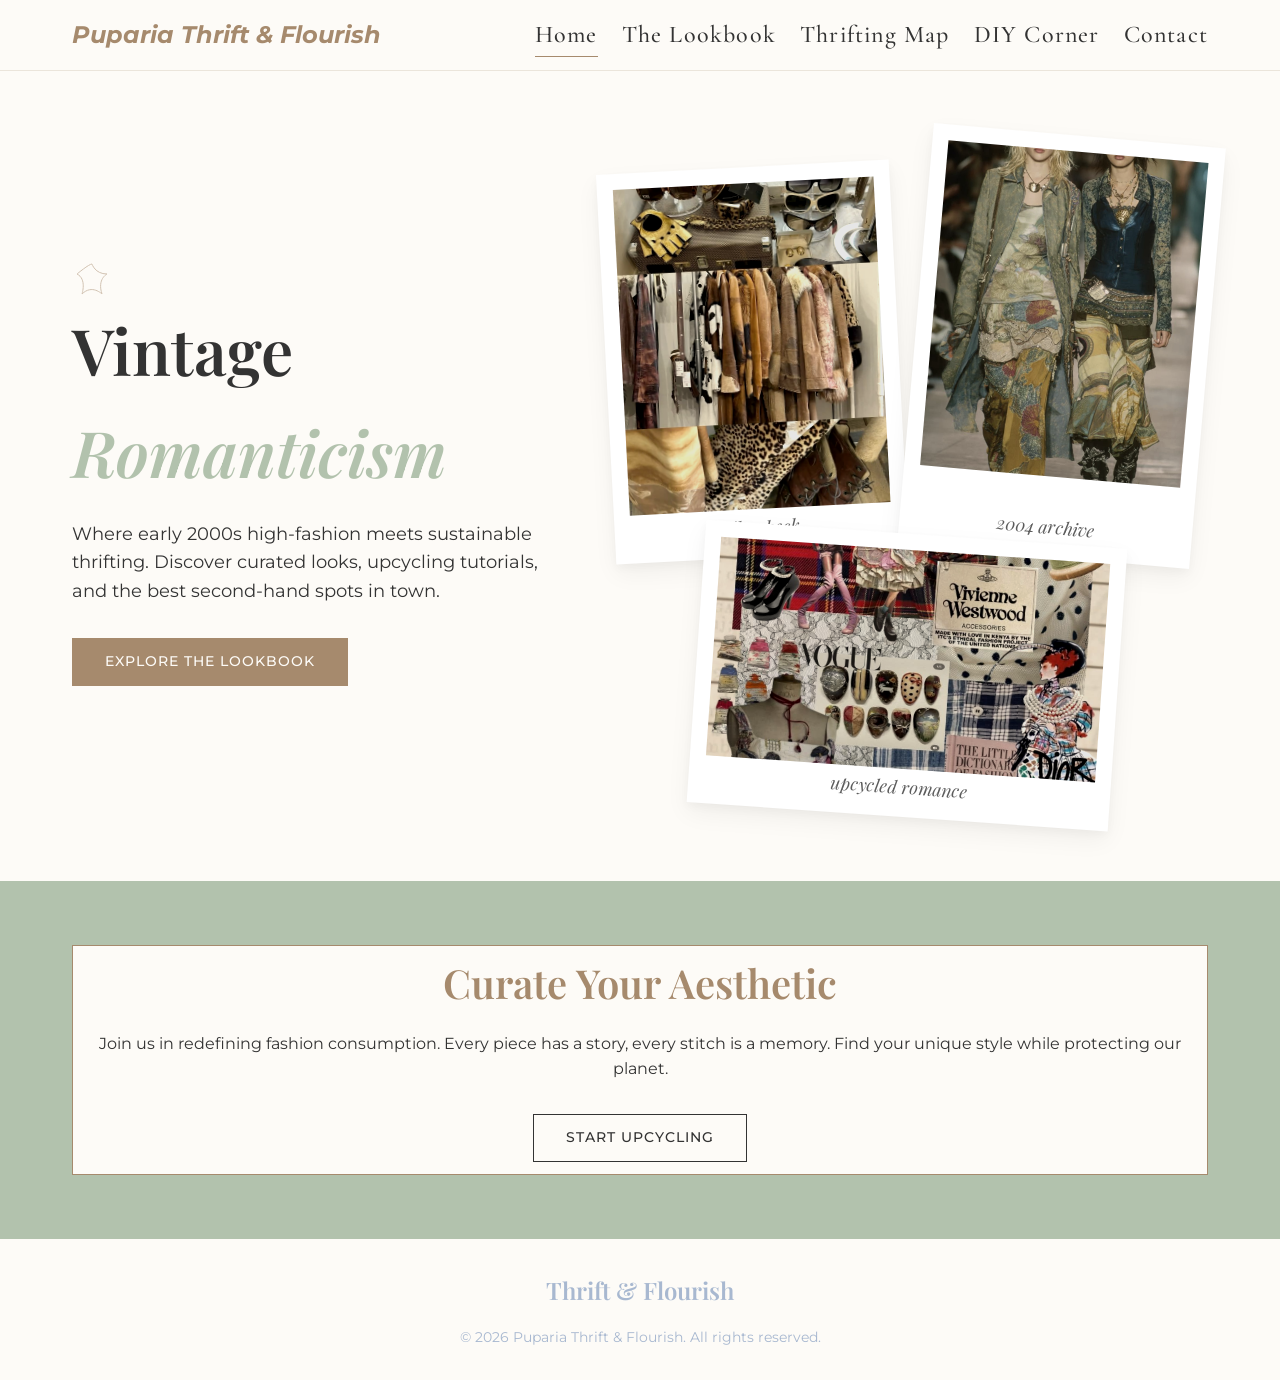
<file: index.html>
<!DOCTYPE html>
<html lang="en">

<head>
    <meta charset="UTF-8">
    <meta name="viewport" content="width=device-width, initial-scale=1.0">
    <meta name="description"
        content="Thrift & Flourish - A vintage romanticism and early 2000s high-fashion inspired destination for thrifted fashion and upcycling.">
    <title>Home | Puparia Thrift & Flourish</title>
    <link rel="icon" type="image/jpeg" href="images/favicon.jpeg">

    <link rel="stylesheet" href="styles.css">
</head>

<body>

    <header class="site-header py-4">
        <div class="container flex justify-between items-center">
            <a href="index.html" class="text-2xl font-bold font-heading text-mocha italic">
                Puparia Thrift & Flourish
            </a>
            <button class="mobile-menu-btn" aria-label="Toggle navigation">
                <span></span>
                <span></span>
                <span></span>
            </button>
            <nav>
                <ul class="nav-links flex gap-6 items-center">
                    <li><a href="index.html" class="active">Home</a></li>
                    <li><a href="lookbook.html">The Lookbook</a></li>
                    <li><a href="map.html">Thrifting Map</a></li>
                    <li><a href="diy.html">DIY Corner</a></li>
                    <li><a href="contact.html">Contact</a></li>
                </ul>
            </nav>
        </div>
    </header>

    <main>
        <!-- Hero Mood Board Section -->
        <section class="py-16 container">
            <div class="flex hero-flex gap-8 items-center">
                <div class="hero-text flex-col gap-4" style="flex: 1;">
                    <div class="floral-accent mb-4" style="margin: 0;"></div>
                    <h1 class="text-6xl text-dark">Vintage <br><span class="text-sage italic">Romanticism</span></h1>
                    <p class="text-lg text-dark-alt mb-8">
                        Where early 2000s high-fashion meets sustainable thrifting. Discover curated looks, upcycling
                        tutorials, and the best second-hand spots in town.
                    </p>
                    <a href="lookbook.html" class="btn btn-primary">Explore The Lookbook</a>
                </div>

                <div class="hero-moodboard grid grid-cols-2 gap-4" style="flex: 1.2;">
                    <!-- Moodboard Polaroids -->
                    <div class="polaroid rotate-left-1 mt-8">
                        <img src="images\moodboard1.jpeg" alt="Moodboard inspiration 1">
                        <div class="polaroid-caption">vibe check</div>
                    </div>
                    <div class="polaroid rotate-right-2">
                        <img src="images\moodboard2.jpeg" alt="Moodboard inspiration 2">
                        <div class="polaroid-caption">2004 archive</div>
                    </div>
                    <div class="polaroid rotate-right-1 mt-4"
                        style="grid-column: 1 / -1; width: 70%; margin: -40px auto 0 auto;">
                        <img src="images\moodboard3.jpeg" alt="Moodboard inspiration 3" style="aspect-ratio: 16/9;">
                        <div class="polaroid-caption">upcycled romance</div>
                    </div>
                </div>
            </div>
        </section>

        <!-- Featured Section -->
        <section class="bg-sage py-16 mt-16">
            <div class="container text-center">
                <div class="decorative-border inline-block bg-cream p-8">
                    <h2 class="text-4xl text-mocha mb-4">Curate Your Aesthetic</h2>
                    <p class="text-dark max-w-2xl mx-auto mb-8">
                        Join us in redefining fashion consumption. Every piece has a story, every stitch is a memory.
                        Find your unique style while protecting our planet.
                    </p>
                    <a href="diy.html" class="btn">Start Upcycling</a>
                </div>
            </div>
        </section>
    </main>

    <footer class="bg-dark text-blue py-8 mt-16 text-center">
        <div class="container">
            <h3 class="font-heading text-2xl mb-4 text-blue">Thrift & Flourish</h3>
            <p class="text-sm opacity-70">© 2026 Puparia Thrift & Flourish. All rights reserved.</p>
        </div>
    </footer>

    <script src="main.js"></script>
</body>

</html>
</file>
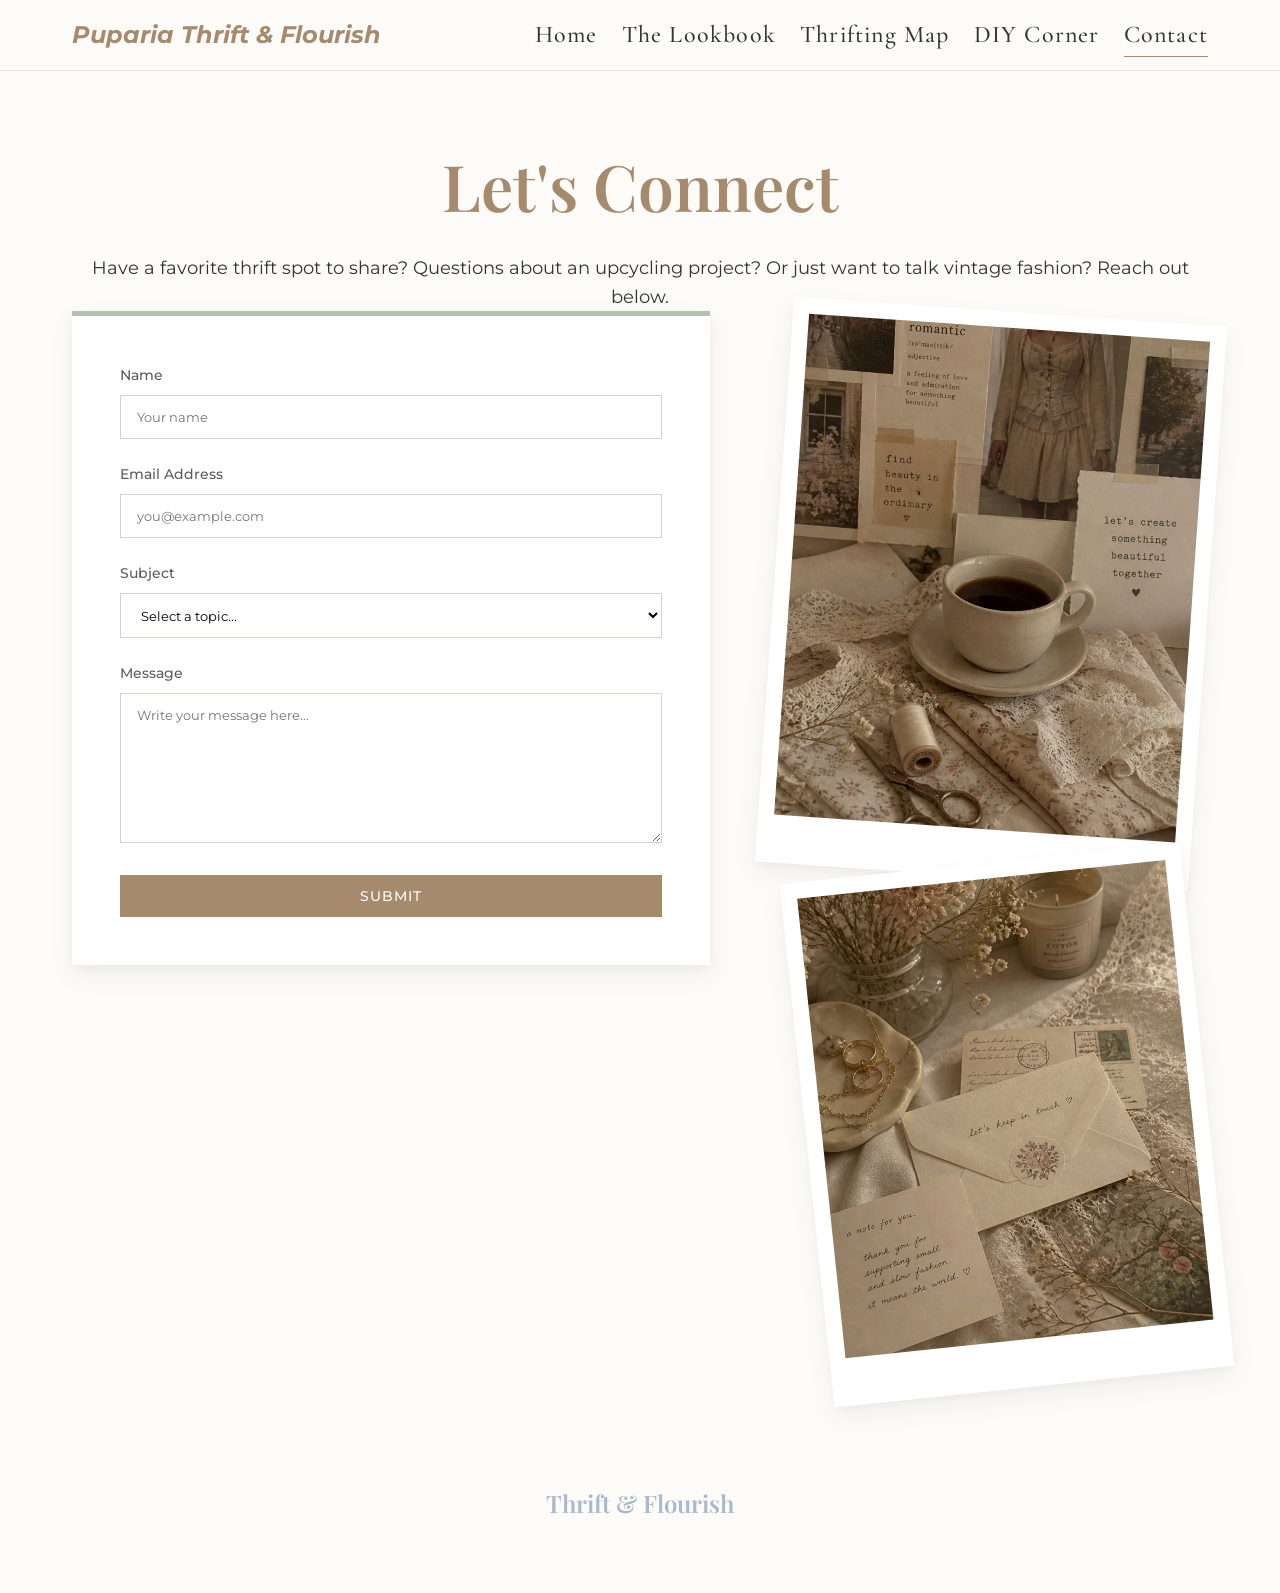
<file: contact.html>
<!DOCTYPE html>
<html lang="en">

<head>
    <meta charset="UTF-8">
    <meta name="viewport" content="width=device-width, initial-scale=1.0">
    <meta name="description" content="Contact Thrift & Flourish. Get in touch for collaborations or questions.">
    <title>Contact | Puparia Thrift & Flourish</title>
    <link rel="icon" type="image/jpeg" href="images/favicon.jpeg">
    <link rel="stylesheet" href="styles.css">

    <style>
        .contact-layout {
            display: flex;
            gap: 4rem;
            align-items: flex-start;
        }

        .contact-form-container {
            flex: 1;
            background: white;
            padding: 3rem;
            box-shadow: var(--shadow-polaroid);
            border-top: 5px solid var(--color-sage);
        }

        .moodboard-sidebar {
            flex: 0.8;
            display: grid;
            gap: 1rem;
            position: sticky;
            top: 100px;
        }

        @media (max-width: 768px) {
            .contact-layout {
                flex-direction: column;
            }

            .moodboard-sidebar {
                position: static;
                width: 100%;
                margin-top: 2rem;
            }
        }
    </style>
</head>

<body>

    <header class="site-header py-4">
        <div class="container flex justify-between items-center">
            <a href="index.html" class="text-2xl font-bold font-heading text-mocha italic">
                Puparia Thrift & Flourish
            </a>
            <button class="mobile-menu-btn" aria-label="Toggle navigation">
                <span></span>
                <span></span>
                <span></span>
            </button>
            <nav>
                <ul class="nav-links flex gap-6 items-center">
                    <li><a href="index.html">Home</a></li>
                    <li><a href="lookbook.html">The Lookbook</a></li>
                    <li><a href="map.html">Thrifting Map</a></li>
                    <li><a href="diy.html">DIY Corner</a></li>
                    <li><a href="contact.html" class="active">Contact</a></li>
                </ul>
            </nav>
        </div>
    </header>

    <main class="py-16 container">

        <div class="text-center mb-12">
            <h1 class="text-6xl text-mocha mb-4">Let's Connect</h1>
            <p class="text-lg text-dark-alt max-w-2xl mx-auto">
                Have a favorite thrift spot to share? Questions about an upcycling project? Or just want to talk vintage
                fashion? Reach out below.
            </p>
        </div>

        <div class="contact-layout">
            <!-- Form Section -->
            <div class="contact-form-container">
                <form action="https://api.web3forms.com/submit" method="POST" id="contact-form">
                    <input type="hidden" name="access_key" value="e1937e25-b1d8-46a4-9b09-261a67286326">

                    <div class="form-group">
                        <label for="name" class="form-label">Name</label>
                        <input type="text" id="name" name="name" class="form-control" required placeholder="Your name">
                    </div>

                    <div class="form-group">
                        <label for="email" class="form-label">Email Address</label>
                        <input type="email" id="email" name="email" class="form-control" required
                            placeholder="you@example.com">
                    </div>

                    <div class="form-group">
                        <label for="subject" class="form-label">Subject</label>
                        <select id="subject" name="subject" class="form-control" required>
                            <option value="">Select a topic...</option>
                            <option value="collab">Collaboration</option>
                            <option value="diy">DIY Question</option>
                            <option value="map">Map Submission</option>
                            <option value="other">Just saying hi</option>
                        </select>
                    </div>

                    <div class="form-group">
                        <label for="message" class="form-label">Message</label>
                        <textarea id="message" name="message" class="form-control" required
                            placeholder="Write your message here..."></textarea>
                    </div>

                    <button type="submit" class="btn btn-primary w-full" style="width: 100%;">Submit</button>
                </form>
            </div>

            <!-- Mood Board Sidebar -->
            <aside class="moodboard-sidebar">
                <div class="polaroid rotate-right-1">
                    <img src="images\inspo1.jpeg" alt="Inspiration 1">
                </div>
                <div class="polaroid rotate-left-2" style="margin-top: -2rem; margin-left: 2rem;">
                    <img src="images\inspo2.jpeg" alt="Inspiration 2">
                </div>
            </aside>
        </div>

    </main>

    <footer class="bg-dark text-cream py-8 mt-16 text-center">
        <div class="container">
            <h3 class="font-heading text-2xl mb-4 text-blue">Thrift & Flourish</h3>
            <p class="text-sm opacity-70">© 2026 Puparia Thrift & Flourish. All rights reserved.</p>
        </div>
    </footer>

    <script src="main.js"></script>
</body>

</html>
</file>
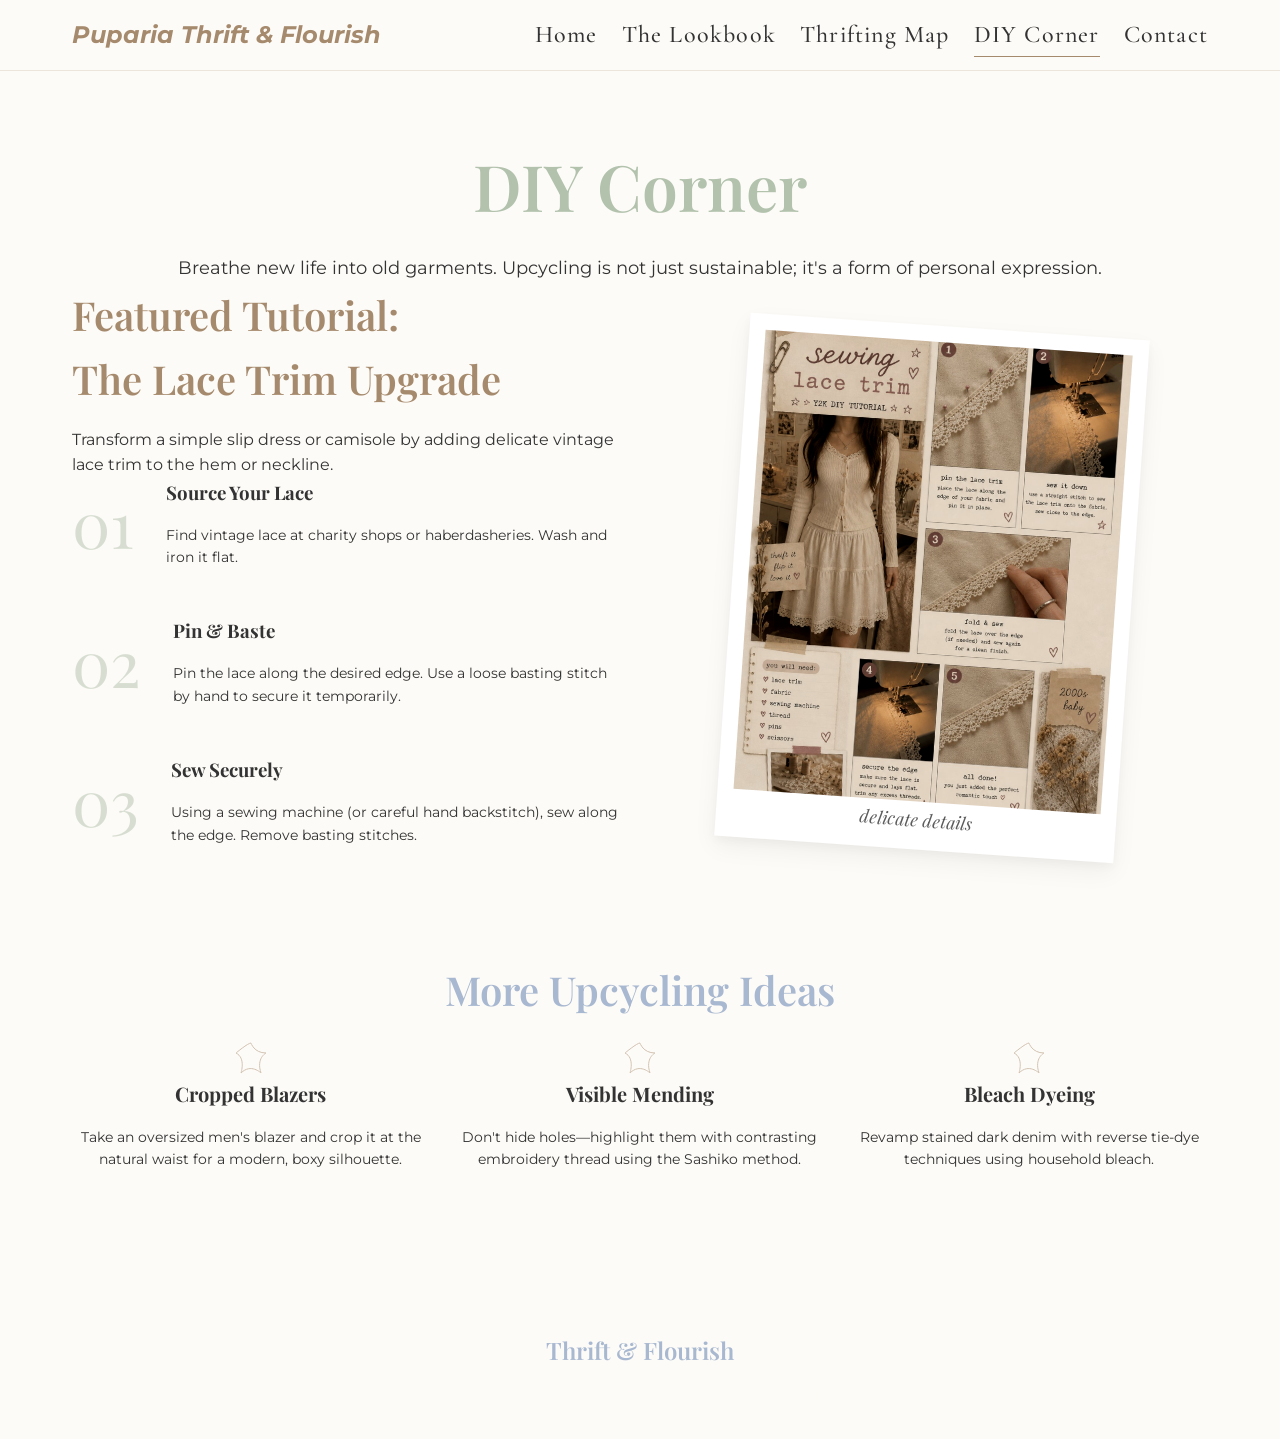
<file: diy.html>
<!DOCTYPE html>
<html lang="en">

<head>
    <meta charset="UTF-8">
    <meta name="viewport" content="width=device-width, initial-scale=1.0">
    <meta name="description" content="DIY Corner - Learn how to upcycle and customize your vintage thrifted finds.">
    <title>DIY Corner | Puparia Thrift & Flourish</title>
    <link rel="icon" type="image/jpeg" href="images/favicon.jpeg">

    <link rel="stylesheet" href="styles.css">
    <style>
        .tutorial-step {
            display: flex;
            gap: 2rem;
            margin-bottom: 3rem;
            align-items: center;
        }

        .step-number {
            font-family: var(--font-heading);
            font-size: 4rem;
            color: var(--color-sage);
            opacity: 0.5;
            line-height: 1;
        }

        @media (max-width: 768px) {
            .tutorial-step {
                flex-direction: column;
                align-items: flex-start;
                gap: 1rem;
            }
        }
    </style>
</head>

<body>

    <header class="site-header py-4">
        <div class="container flex justify-between items-center">
            <a href="index.html" class="text-2xl font-bold font-heading text-mocha italic">
                Puparia Thrift & Flourish
            </a>
            <button class="mobile-menu-btn" aria-label="Toggle navigation">
                <span></span>
                <span></span>
                <span></span>
            </button>
            <nav>
                <ul class="nav-links flex gap-6 items-center">
                    <li><a href="index.html">Home</a></li>
                    <li><a href="lookbook.html">The Lookbook</a></li>
                    <li><a href="map.html">Thrifting Map</a></li>
                    <li><a href="diy.html" class="active">DIY Corner</a></li>
                    <li><a href="contact.html">Contact</a></li>
                </ul>
            </nav>
        </div>
    </header>

    <main class="py-16">
        <div class="container text-center mb-16">
            <h1 class="text-6xl text-sage mb-4">DIY Corner</h1>
            <p class="text-lg text-dark-alt max-w-2xl mx-auto">
                Breathe new life into old garments. Upcycling is not just sustainable; it's a form of personal
                expression.
            </p>
        </div>

        <section class="container mb-16">
            <div class="grid grid-cols-2 gap-8 items-center hero-flex">
                <div>
                    <h2 class="text-4xl text-mocha mb-4">Featured Tutorial:<br>The Lace Trim Upgrade</h2>
                    <p class="text-dark-alt mb-6">Transform a simple slip dress or camisole by adding delicate vintage
                        lace trim to the hem or neckline.</p>

                    <div class="tutorial-step">
                        <div class="step-number">01</div>
                        <div>
                            <h3 class="font-bold mb-1">Source Your Lace</h3>
                            <p class="text-sm">Find vintage lace at charity shops or haberdasheries. Wash and iron it
                                flat.</p>
                        </div>
                    </div>

                    <div class="tutorial-step">
                        <div class="step-number">02</div>
                        <div>
                            <h3 class="font-bold mb-1">Pin & Baste</h3>
                            <p class="text-sm">Pin the lace along the desired edge. Use a loose basting stitch by hand
                                to secure it temporarily.</p>
                        </div>
                    </div>

                    <div class="tutorial-step">
                        <div class="step-number">03</div>
                        <div>
                            <h3 class="font-bold mb-1">Sew Securely</h3>
                            <p class="text-sm">Using a sewing machine (or careful hand backstitch), sew along the edge.
                                Remove basting stitches.</p>
                        </div>
                    </div>
                </div>
                <div class="polaroid rotate-right-1" style="max-width:400px; margin: 0 auto">
                    <img src="images\sewinglacetrim.jpeg" alt="Sewing lace trim">
                    <div class="polaroid-caption">delicate details</div>
                </div>
            </div>
        </section>

        <section class="bg-cream py-16">
            <div class="container">
                <h2 class="text-4xl text-center text-blue mb-12">More Upcycling Ideas</h2>
                <div class="grid grid-cols-3 gap-8">
                    <div class="text-center">
                        <div class="floral-accent mb-4"></div>
                        <h3 class="text-xl font-bold mb-2">Cropped Blazers</h3>
                        <p class="text-sm text-dark-alt">Take an oversized men's blazer and crop it at the natural waist
                            for a modern, boxy silhouette.</p>
                    </div>
                    <div class="text-center">
                        <div class="floral-accent mb-4"></div>
                        <h3 class="text-xl font-bold mb-2">Visible Mending</h3>
                        <p class="text-sm text-dark-alt">Don't hide holes—highlight them with contrasting embroidery
                            thread using the Sashiko method.</p>
                    </div>
                    <div class="text-center">
                        <div class="floral-accent mb-4"></div>
                        <h3 class="text-xl font-bold mb-2">Bleach Dyeing</h3>
                        <p class="text-sm text-dark-alt">Revamp stained dark denim with reverse tie-dye techniques using
                            household bleach.</p>
                    </div>
                </div>
            </div>
        </section>

    </main>

    <footer class="bg-dark text-cream py-8 mt-16 text-center">
        <div class="container">
            <h3 class="font-heading text-2xl mb-4 text-blue">Thrift & Flourish</h3>
            <p class="text-sm opacity-70">© 2026 Puparia Thrift & Flourish. All rights reserved.</p>
        </div>
    </footer>

    <script src="main.js"></script>
</body>

</html>
</file>
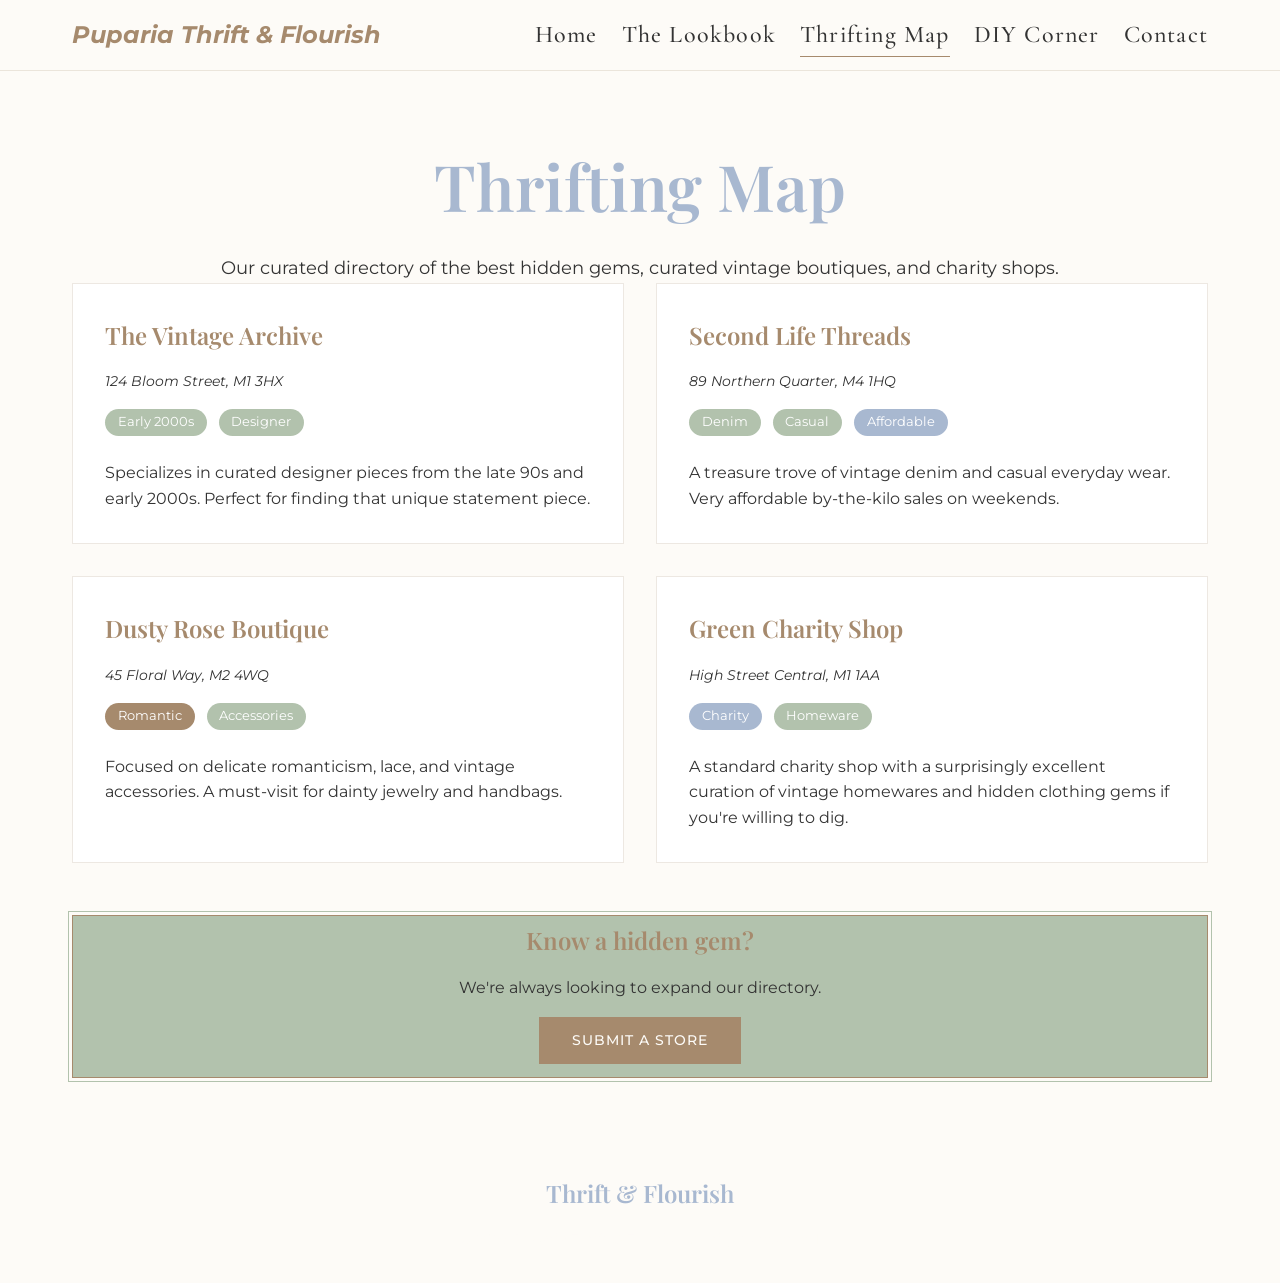
<file: map.html>
<!DOCTYPE html>
<html lang="en">

<head>
    <meta charset="UTF-8">
    <meta name="viewport" content="width=device-width, initial-scale=1.0">
    <meta name="description" content="Thrifting Map - A directory of the best vintage and second-hand shops.">
    <title>Thrifting Map | Puparia Thrift & Flourish</title>
    <link rel="icon" type="image/jpeg" href="images/favicon.jpeg">
    <link rel="stylesheet" href="styles.css">
    <style>
        .map-card {
            background: white;
            padding: 2rem;
            border: 1px solid rgba(166, 138, 109, 0.2);
            transition: var(--transition-smooth);
            position: relative;
        }

        .map-card:hover {
            box-shadow: var(--shadow-hover);
            border-color: var(--color-sage);
            transform: translateY(-5px);
        }

        .tag {
            display: inline-block;
            padding: 0.2rem 0.8rem;
            border-radius: 20px;
            font-size: 0.8rem;
            background: var(--color-sage);
            color: white;
            margin-right: 0.5rem;
            margin-bottom: 0.5rem;
        }
    </style>
</head>

<body>

    <header class="site-header py-4">
        <div class="container flex justify-between items-center">
            <a href="index.html" class="text-2xl font-bold font-heading text-mocha italic">
                Puparia Thrift & Flourish
            </a>
            <button class="mobile-menu-btn" aria-label="Toggle navigation">
                <span></span>
                <span></span>
                <span></span>
            </button>
            <nav>
                <ul class="nav-links flex gap-6 items-center">
                    <li><a href="index.html">Home</a></li>
                    <li><a href="lookbook.html">The Lookbook</a></li>
                    <li><a href="map.html" class="active">Thrifting Map</a></li>
                    <li><a href="diy.html">DIY Corner</a></li>
                    <li><a href="contact.html">Contact</a></li>
                </ul>
            </nav>
        </div>
    </header>

    <main class="py-16">
        <div class="container text-center mb-16">
            <h1 class="text-6xl text-blue mb-4">Thrifting Map</h1>
            <p class="text-lg text-dark-alt max-w-2xl mx-auto">
                Our curated directory of the best hidden gems, curated vintage boutiques, and charity shops.
            </p>
        </div>

        <section class="container grid grid-cols-2 gap-8">
            <article class="map-card">
                <h3 class="text-2xl text-mocha mb-2">The Vintage Archive</h3>
                <p class="text-sm text-dark-alt mb-4 italic">124 Bloom Street, M1 3HX</p>
                <div class="mb-4">
                    <span class="tag">Early 2000s</span>
                    <span class="tag">Designer</span>
                </div>
                <p class="text-dark">Specializes in curated designer pieces from the late 90s and early 2000s. Perfect
                    for finding that unique statement piece.</p>
            </article>

            <article class="map-card">
                <h3 class="text-2xl text-mocha mb-2">Second Life Threads</h3>
                <p class="text-sm text-dark-alt mb-4 italic">89 Northern Quarter, M4 1HQ</p>
                <div class="mb-4">
                    <span class="tag">Denim</span>
                    <span class="tag">Casual</span>
                    <span class="tag" style="background: var(--color-blue)">Affordable</span>
                </div>
                <p class="text-dark">A treasure trove of vintage denim and casual everyday wear. Very affordable
                    by-the-kilo sales on weekends.</p>
            </article>

            <article class="map-card">
                <h3 class="text-2xl text-mocha mb-2">Dusty Rose Boutique</h3>
                <p class="text-sm text-dark-alt mb-4 italic">45 Floral Way, M2 4WQ</p>
                <div class="mb-4">
                    <span class="tag" style="background: var(--color-mocha)">Romantic</span>
                    <span class="tag">Accessories</span>
                </div>
                <p class="text-dark">Focused on delicate romanticism, lace, and vintage accessories. A must-visit for
                    dainty jewelry and handbags.</p>
            </article>

            <article class="map-card">
                <h3 class="text-2xl text-mocha mb-2">Green Charity Shop</h3>
                <p class="text-sm text-dark-alt mb-4 italic">High Street Central, M1 1AA</p>
                <div class="mb-4">
                    <span class="tag" style="background: var(--color-blue)">Charity</span>
                    <span class="tag">Homeware</span>
                </div>
                <p class="text-dark">A standard charity shop with a surprisingly excellent curation of vintage homewares
                    and hidden clothing gems if you're willing to dig.</p>
            </article>
        </section>
        <br>
        <br>
        <section class="container mt-16 text-center">
            <div class="decorative-border inline-block bg-sage p-8">
                <h2 class="text-2xl text-mocha mb-2">Know a hidden gem?</h2>
                <p class="mb-4 text-dark-alt">We're always looking to expand our directory.</p>
                <a href="contact.html" class="btn btn-primary">Submit a Store</a>
            </div>
        </section>
    </main>

    <footer class="bg-dark text-cream py-8 mt-16 text-center">
        <div class="container">
            <h3 class="font-heading text-2xl mb-4 text-blue">Thrift & Flourish</h3>
            <p class="text-sm opacity-70">© 2026 Puparia Thrift & Flourish. All rights reserved.</p>
        </div>
    </footer>

    <script src="main.js"></script>
</body>

</html>
</file>
<file: styles.css>
@import url('https://fonts.googleapis.com/css2?family=Montserrat:wght@300;400;500;600&family=Playfair+Display:ital,wght@0,400;0,600;0,700;1,400&display=swap');
@import url('https://fonts.googleapis.com/css2?family=Cormorant+Garamond:ital,wght@0,400;0,500;1,400&display=swap');

/* CSS Variables for Design Tokens */
:root {
  --color-sage: #B2C2AD;
  --color-blue: #A8B8D0;
  --color-mocha: #A68A6D;
  --color-cream: #FDFBF7;
  --color-dark: #333333;
  --color-dark-alt: #5c5c5c;

  --font-heading: 'Playfair Display', serif;
  --font-body: 'Montserrat', sans-serif;

  --transition-smooth: all 0.4s cubic-bezier(0.25, 0.8, 0.25, 1);
  --shadow-polaroid: 0 10px 25px rgba(0, 0, 0, 0.05), 0 4px 10px rgba(0, 0, 0, 0.03);
  --shadow-hover: 0 20px 40px rgba(0, 0, 0, 0.1), 0 8px 15px rgba(0, 0, 0, 0.06);
}

/* Reset & Base */
*,
*::before,
*::after {
  box-sizing: border-box;
  margin: 0;
  padding: 0;
}

body {
  font-family: var(--font-body);
  background-color: var(--color-cream);
  color: var(--color-dark);
  line-height: 1.6;
  -webkit-font-smoothing: antialiased;
}

h1,
h2,
h3,
h4,
h5,
h6 {
  font-family: var(--font-heading);
  font-weight: 600;
  color: var(--color-dark);
  margin-bottom: 1rem;
}

a {
  text-decoration: none;
  color: inherit;
  transition: var(--transition-smooth);
}

img {
  max-width: 100%;
  height: auto;
  display: block;
}

ul {
  list-style: none;
}

/* --- Layout Utilities --- */
.container {
  width: 100%;
  max-width: 1200px;
  margin: 0 auto;
  padding: 0 2rem;
}

.flex {
  display: flex;
}

.flex-col {
  flex-direction: column;
}

.items-center {
  align-items: center;
}

.justify-between {
  justify-content: space-between;
}

.justify-center {
  justify-content: center;
}

.flex-wrap {
  flex-wrap: wrap;
}

.gap-2 {
  gap: 0.5rem;
}

.gap-4 {
  gap: 1rem;
}

.gap-6 {
  gap: 1.5rem;
}

.gap-8 {
  gap: 2rem;
}

.grid {
  display: grid;
}

.grid-cols-2 {
  grid-template-columns: repeat(2, 1fr);
}

.grid-cols-3 {
  grid-template-columns: repeat(3, 1fr);
}

.grid-cols-4 {
  grid-template-columns: repeat(4, 1fr);
}

/* --- Spacing Utilities --- */
.py-4 {
  padding-top: 1rem;
  padding-bottom: 1rem;
}

.py-8 {
  padding-top: 2rem;
  padding-bottom: 2rem;
}

.py-16 {
  padding-top: 4rem;
  padding-bottom: 4rem;
}

.px-4 {
  padding-left: 1rem;
  padding-right: 1rem;
}

.mt-4 {
  margin-top: 1rem;
}

.mt-8 {
  margin-top: 2rem;
}

.mb-4 {
  margin-bottom: 1rem;
}

.mb-8 {
  margin-bottom: 2rem;
}

/* --- Typography Utilities --- */
.text-center {
  text-align: center;
}

.text-left {
  text-align: left;
}

.text-right {
  text-align: right;
}

.text-sm {
  font-size: 0.875rem;
}

.text-lg {
  font-size: 1.125rem;
}

.text-xl {
  font-size: 1.25rem;
}

.text-2xl {
  font-size: 1.5rem;
}

.text-4xl {
  font-size: 2.5rem;
}

.text-6xl {
  font-size: 4rem;
}

.font-bold {
  font-weight: 700;
}

.font-medium {
  font-weight: 500;
}

.font-light {
  font-weight: 300;
}

.italic {
  font-style: italic;
}

.uppercase {
  text-transform: uppercase;
  letter-spacing: 0.05em;
}

/* --- Color Utilities --- */
.text-sage {
  color: var(--color-sage);
}

.text-blue {
  color: var(--color-blue);
}

.text-mocha {
  color: var(--color-mocha);
}

.text-cream {
  color: var(--color-cream);
}

.bg-sage {
  background-color: var(--color-sage);
}

.bg-blue {
  background-color: var(--color-blue);
}

.bg-mocha {
  background-color: var(--color-mocha);
}

.bg-cream {
  background-color: var(--color-cream);
}

/* --- Component Classes --- */
/* Button */
.btn {
  display: inline-block;
  padding: 0.75rem 2rem;
  font-family: var(--font-body);
  font-weight: 500;
  text-transform: uppercase;
  letter-spacing: 1px;
  font-size: 0.85rem;
  border: 1px solid var(--color-dark);
  background: transparent;
  color: var(--color-dark);
  cursor: pointer;
  transition: var(--transition-smooth);
  position: relative;
  overflow: hidden;
  z-index: 1;
}

.btn::before {
  content: '';
  position: absolute;
  top: 0;
  left: 0;
  right: 0;
  bottom: 0;
  background: var(--color-dark);
  z-index: -1;
  transform: scaleY(0);
  transform-origin: bottom;
  transition: transform 0.4s cubic-bezier(0.25, 0.8, 0.25, 1);
}

.btn:hover {
  color: var(--color-cream);
}

.btn:hover::before {
  transform: scaleY(1);
  transform-origin: top;
}

.btn-primary {
  background: var(--color-mocha);
  color: var(--color-cream);
  border-color: var(--color-mocha);
}

.btn-primary::before {
  background: var(--color-dark);
}

/* Header & Nav */
.site-header {
  position: sticky;
  top: 0;
  z-index: 100;
  background-color: rgba(253, 251, 247, 0.95);
  backdrop-filter: blur(10px);
  border-bottom: 1px solid rgba(166, 138, 109, 0.2);
}

.nav-links a {
  font-family: 'Cormorant Garamond', serif;
  position: relative;
  font-size: 1.5rem;
  font-weight: 500;
  letter-spacing: 0.05em;
  padding: 0.5rem 0;
}

.nav-links a::after {
  content: '';
  position: absolute;
  bottom: 0;
  left: 0;
  width: 0%;
  height: 1px;
  background-color: var(--color-mocha);
  transition: var(--transition-smooth);
}

.nav-links a:hover::after,
.nav-links a.active::after {
  width: 100%;
}

.mobile-menu-btn {
  display: none;
  background: none;
  border: none;
  cursor: pointer;
  padding: 0.5rem;
}

.mobile-menu-btn span {
  display: block;
  width: 25px;
  height: 2px;
  background-color: var(--color-dark);
  margin: 5px 0;
  transition: var(--transition-smooth);
}

/* Polaroid Style Images */
.polaroid {
  background: white;
  padding: 1rem 1rem 3rem 1rem;
  box-shadow: var(--shadow-polaroid);
  transition: var(--transition-smooth);
  position: relative;
}

.polaroid img {
  width: 100%;
  aspect-ratio: 4/5;
  object-fit: cover;
  filter: sepia(0.2) contrast(1.1) brightness(0.9);
  transition: var(--transition-smooth);
}

.polaroid:hover {
  transform: translateY(-10px) scale(1.02);
  box-shadow: var(--shadow-hover);
  z-index: 10;
}

.polaroid:hover img {
  filter: sepia(0) contrast(1) brightness(1);
}

.polaroid-caption {
  position: absolute;
  bottom: 1rem;
  left: 0;
  width: 100%;
  text-align: center;
  font-family: var(--font-heading);
  font-style: italic;
  color: var(--color-dark-alt);
  font-size: 1.1rem;
}

/* Rotated Polaroids for Moodboard */
.rotate-left-1 {
  transform: rotate(-3deg);
}

.rotate-right-1 {
  transform: rotate(4deg);
}

.rotate-left-2 {
  transform: rotate(-6deg);
}

.rotate-right-2 {
  transform: rotate(5deg);
}

/* Decorative Elements */
.floral-accent {
  background-image: url('data:image/svg+xml;utf8,<svg width="40" height="40" viewBox="0 0 40 40" fill="none" xmlns="http://www.w3.org/2000/svg"><path d="M20 5C20 5 23 15 35 15C35 15 25 20 30 35C30 35 20 25 10 35C10 35 15 20 5 15C5 15 17 5 20 5Z" stroke="%23A68A6D" stroke-width="1"/></svg>');
  background-repeat: no-repeat;
  background-position: center;
  width: 40px;
  height: 40px;
  margin: 0 auto;
  opacity: 0.5;
}

.decorative-border {
  border: 1px solid var(--color-mocha);
  padding: 5px;
  position: relative;
}

.decorative-border::before {
  content: '';
  position: absolute;
  top: -5px;
  left: -5px;
  right: -5px;
  bottom: -5px;
  border: 1px solid var(--color-sage);
  z-index: -1;
}

/* Modals */
.modal-overlay {
  position: fixed;
  top: 0;
  left: 0;
  right: 0;
  bottom: 0;
  background: rgba(253, 251, 247, 0.9);
  backdrop-filter: blur(5px);
  z-index: 1000;
  display: flex;
  align-items: center;
  justify-content: center;
  opacity: 0;
  pointer-events: none;
  transition: opacity 0.3s ease;
}

.modal-overlay.active {
  opacity: 1;
  pointer-events: all;
}

.modal-content {
  background: white;
  padding: 2rem;
  max-width: 800px;
  width: 90%;
  max-height: 90vh;
  overflow-y: auto;
  position: relative;
  box-shadow: var(--shadow-hover);
  transform: translateY(20px);
  transition: transform 0.4s ease;
}

.modal-overlay.active .modal-content {
  transform: translateY(0);
}

.modal-close {
  position: absolute;
  top: 1rem;
  right: 1rem;
  background: none;
  border: none;
  font-size: 2rem;
  cursor: pointer;
  color: var(--color-dark);
  line-height: 1;
}

/* Forms */
.form-group {
  margin-bottom: 1.5rem;
}

.form-label {
  display: block;
  font-size: 0.9rem;
  font-weight: 500;
  margin-bottom: 0.5rem;
  color: var(--color-dark-alt);
}

.form-control {
  width: 100%;
  padding: 0.8rem 1rem;
  border: 1px solid rgba(166, 138, 109, 0.4);
  background: transparent;
  font-family: var(--font-body);
  transition: var(--transition-smooth);
}

.form-control:focus {
  outline: none;
  border-color: var(--color-mocha);
  box-shadow: 0 0 0 3px rgba(166, 138, 109, 0.1);
}

textarea.form-control {
  min-height: 150px;
  resize: vertical;
}

/* --- Responsive Queries --- */
@media (max-width: 768px) {

  .grid-cols-2,
  .grid-cols-3,
  .grid-cols-4 {
    grid-template-columns: 1fr;
  }

  .text-6xl {
    font-size: 3rem;
  }

  .text-4xl {
    font-size: 2rem;
  }

  .mobile-menu-btn {
    display: block;
  }

  .nav-links {
    position: fixed;
    top: 70px;
    left: -100%;
    width: 100%;
    height: calc(100vh - 70px);
    background: var(--color-cream);
    flex-direction: column;
    justify-content: center;
    align-items: center;
    gap: 2rem;
    transition: var(--transition-smooth);
  }

  .nav-links.active {
    left: 0;
  }

  .nav-links li {
    font-size: 1.5rem;
  }

  .hero-flex {
    flex-direction: column-reverse;
  }
}
</file>
